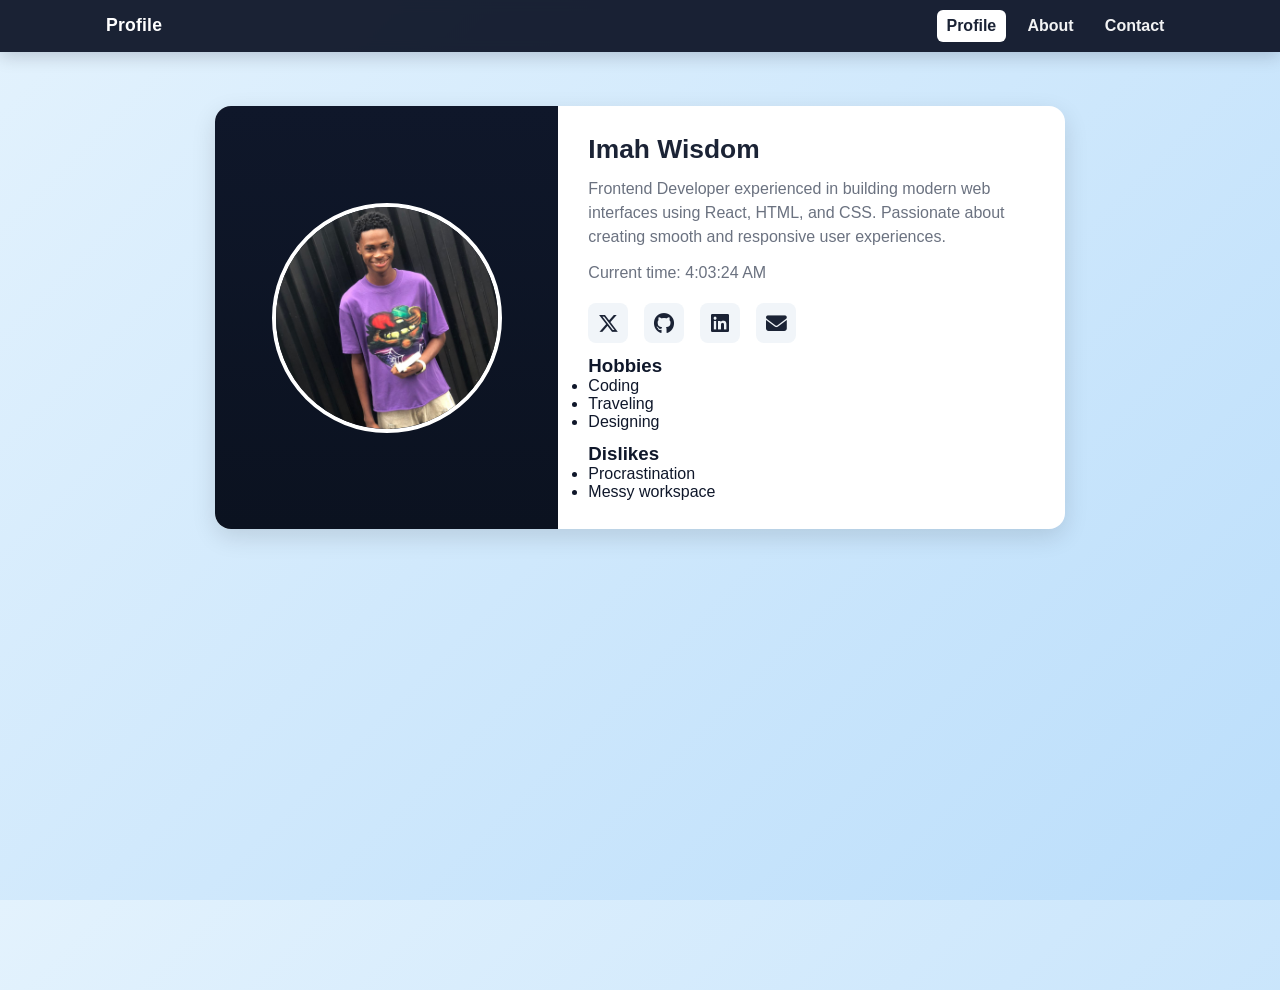
<file: index.html>
<!DOCTYPE html>
<html lang="en">
<head>
  <meta charset="utf-8" />
  <meta name="viewport" content="width=device-width,initial-scale=1" />
  <title>Profile — Imah Wisdom</title>

  <!-- Font Awesome (icons) -->
  <link rel="stylesheet" href="https://cdnjs.cloudflare.com/ajax/libs/font-awesome/6.5.2/css/all.min.css">

  <link rel="stylesheet" href="style.css" />
</head>
<body>
  <!-- Fixed Navbar -->
  <header class="site-header">
    <div class="nav-inner">
      <a class="brand" href="index.html">Profile</a>
      <button id="nav-toggle" class="nav-toggle" aria-label="Toggle navigation" aria-expanded="false">
        <span></span><span></span><span></span>
      </button>
      <nav class="nav-links" id="nav-links" aria-label="Main navigation">
        <a href="index.html" class="nav-link">Profile</a>
        <a href="about.html" class="nav-link">About</a>
        <a href="contact.html" class="nav-link">Contact</a>
      </nav>
    </div>
  </header>

  <main class="page-wrap">
    <article data-testid="test-profile-card" class="profile-card">
      <figure class="avatar-section">
        <img src="profile.jpg" alt="Profile picture of Imah Wisdom" data-testid="test-user-avatar">
      </figure>

      <div class="profile-details">
        <h2 data-testid="test-user-name">Imah Wisdom</h2>

        <p data-testid="test-user-bio">
          Frontend Developer experienced in building modern web interfaces using React,
          HTML, and CSS. Passionate about creating smooth and responsive user experiences.
        </p>

        <!-- Visible formatted time for users -->
        <p>
          Current time: <span id="current-time-formatted" aria-hidden="false"></span>
        </p>

        <!-- Hidden milliseconds time (for automated tests) -->
        <p class="sr-only" aria-hidden="false">
          <span data-testid="test-user-time" id="current-time-ms"></span>
        </p>

        <!-- Social Links (icons) -->
        <nav data-testid="test-user-social-links" class="social-links" aria-label="social links">
          <a href="https://x.com/wizzy0115?s=21" target="_blank" rel="noopener noreferrer" data-testid="test-user-social-twitter" aria-label="Twitter (X)">
            <i class="fa-brands fa-x-twitter"></i>
          </a>
          <a href="https://github.com/ImahWisdom" target="_blank" rel="noopener noreferrer" data-testid="test-user-social-github" aria-label="GitHub">
            <i class="fa-brands fa-github"></i>
          </a>
          <a href="https://www.linkedin.com/in/imah-wisdom-869349330" target="_blank" rel="noopener noreferrer" data-testid="test-user-social-linkedin" aria-label="LinkedIn">
            <i class="fa-brands fa-linkedin"></i>
          </a>
          <!-- optional email icon -->
          <a href="mailto:imahwisdom074@gmail.com" aria-label="Email" target="_blank" rel="noopener noreferrer">
            <i class="fa-solid fa-envelope"></i>
          </a>
        </nav>

        <section>
          <h3>Hobbies</h3>
          <ul data-testid="test-user-hobbies">
            <li>Coding</li>
            <li>Traveling</li>
            <li>Designing</li>
          </ul>
        </section>

        <section>
          <h3>Dislikes</h3>
          <ul data-testid="test-user-dislikes">
            <li>Procrastination</li>
            <li>Messy workspace</li>
          </ul>
        </section>
      </div>
    </article>
  </main>

  <script src="script.js"></script>
</body>
</html>
</file>
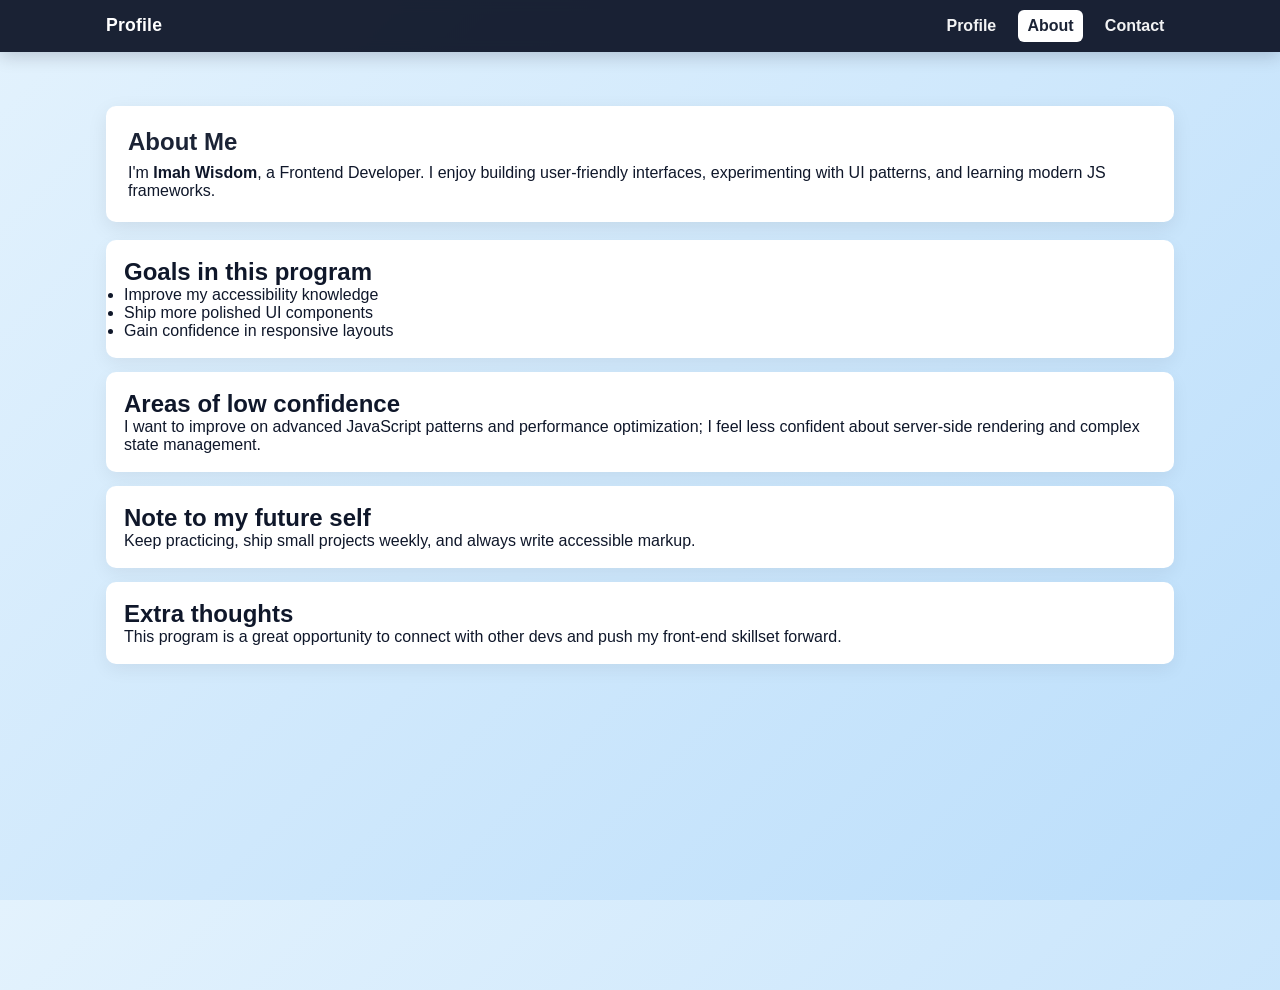
<file: about.html>
<!DOCTYPE html>
<html lang="en">
<head>
  <meta charset="utf-8" />
  <meta name="viewport" content="width=device-width,initial-scale=1" />
  <title>About — Imah Wisdom</title>

  <link rel="stylesheet" href="https://cdnjs.cloudflare.com/ajax/libs/font-awesome/6.5.2/css/all.min.css">
  <link rel="stylesheet" href="style.css" />
</head>
<body>
  <!-- Fixed Navbar -->
  <header class="site-header">
    <div class="nav-inner">
      <a class="brand" href="index.html">Profile</a>
      <button id="nav-toggle" class="nav-toggle" aria-label="Toggle navigation" aria-expanded="false">
        <span></span><span></span><span></span>
      </button>
      <nav class="nav-links" id="nav-links" aria-label="Main navigation">
        <a href="index.html" class="nav-link">Profile</a>
        <a href="about.html" class="nav-link">About</a>
        <a href="contact.html" class="nav-link">Contact</a>
      </nav>
    </div>
  </header>

  <main class="page-wrap" data-testid="test-about-page">
    <section class="about-hero" data-testid="test-about-bio">
      <h1>About Me</h1>
      <p>
        I'm <strong>Imah Wisdom</strong>, a Frontend Developer. I enjoy building user-friendly interfaces, experimenting with UI patterns, and learning modern JS frameworks.
      </p>
    </section>

    <section class="about-goals" data-testid="test-about-goals">
      <h2>Goals in this program</h2>
      <ul>
        <li>Improve my accessibility knowledge</li>
        <li>Ship more polished UI components</li>
        <li>Gain confidence in responsive layouts</li>
      </ul>
    </section>

    <section class="about-confidence" data-testid="test-about-confidence">
      <h2>Areas of low confidence</h2>
      <p>
        I want to improve on advanced JavaScript patterns and performance optimization; I feel less confident about server-side rendering and complex state management.
      </p>
    </section>

    <section class="about-future" data-testid="test-about-future-note">
      <h2>Note to my future self</h2>
      <p>
        Keep practicing, ship small projects weekly, and always write accessible markup.
      </p>
    </section>

    <section class="about-extra" data-testid="test-about-extra">
      <h2>Extra thoughts</h2>
      <p>
        This program is a great opportunity to connect with other devs and push my front-end skillset forward.
      </p>
    </section>
  </main>

  <script src="script.js"></script>
</body>
</html>
</file>
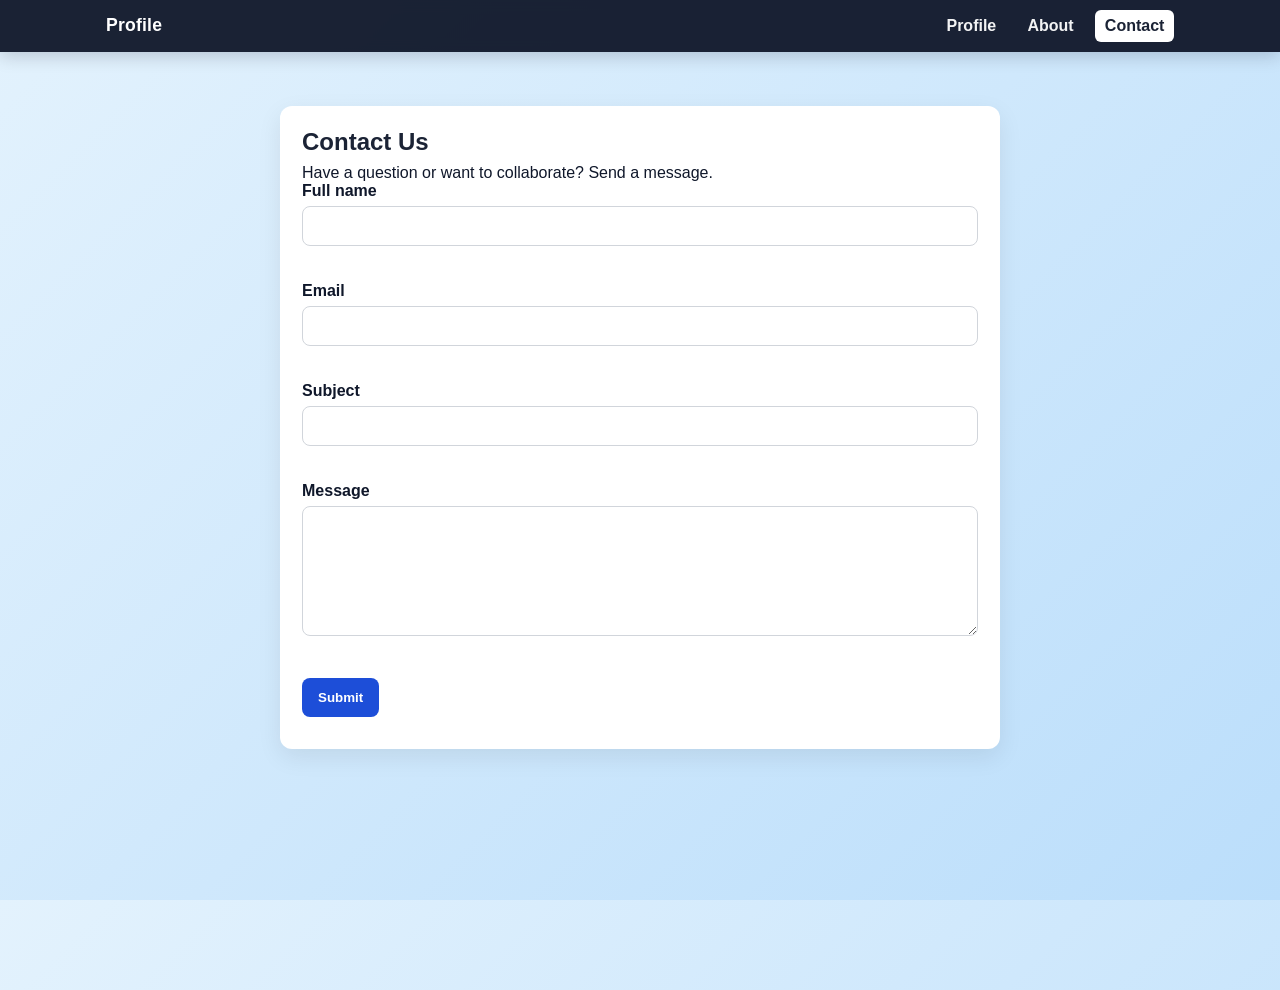
<file: contact.html>
<!DOCTYPE html>
<html lang="en">
<head>
  <meta charset="utf-8" />
  <meta name="viewport" content="width=device-width,initial-scale=1" />
  <title>Contact — Imah Wisdom</title>

  <link rel="stylesheet" href="https://cdnjs.cloudflare.com/ajax/libs/font-awesome/6.5.2/css/all.min.css">
  <link rel="stylesheet" href="style.css" />
</head>
<body>
  <!-- Fixed Navbar -->
  <header class="site-header">
    <div class="nav-inner">
      <a class="brand" href="index.html">Profile</a>
      <button id="nav-toggle" class="nav-toggle" aria-label="Toggle navigation" aria-expanded="false">
        <span></span><span></span><span></span>
      </button>
      <nav class="nav-links" id="nav-links" aria-label="Main navigation">
        <a href="index.html" class="nav-link">Profile</a>
        <a href="about.html" class="nav-link">About</a>
        <a href="contact.html" class="nav-link">Contact</a>
      </nav>
    </div>
  </header>

  <main class="page-wrap">
    <section class="contact-panel" data-testid="test-contact-page">
      <h1>Contact Us</h1>
      <p>Have a question or want to collaborate? Send a message.</p>

      <form id="contact-form" novalidate>
        <div class="form-row">
          <label for="name">Full name</label>
          <input id="name" name="name" type="text" data-testid="test-contact-name" aria-describedby="error-name" />
          <small id="error-name" class="error" data-testid="test-contact-error-name"></small>
        </div>

        <div class="form-row">
          <label for="email">Email</label>
          <input id="email" name="email" type="email" data-testid="test-contact-email" aria-describedby="error-email" />
          <small id="error-email" class="error" data-testid="test-contact-error-email"></small>
        </div>

        <div class="form-row">
          <label for="subject">Subject</label>
          <input id="subject" name="subject" type="text" data-testid="test-contact-subject" aria-describedby="error-subject" />
          <small id="error-subject" class="error" data-testid="test-contact-error-subject"></small>
        </div>

        <div class="form-row">
          <label for="message">Message</label>
          <textarea id="message" name="message" rows="6" data-testid="test-contact-message" aria-describedby="error-message"></textarea>
          <small id="error-message" class="error" data-testid="test-contact-error-message"></small>
        </div>

        <button type="submit" data-testid="test-contact-submit">Submit</button>

        <p id="success" class="success" data-testid="test-contact-success" aria-live="polite"></p>
      </form>
    </section>
  </main>

  <script src="script.js"></script>
</body>
</html>
</file>
<file: style.css>
/* ===== Reset & base ===== */
* { box-sizing: border-box; margin: 0; padding: 0; }
:root{
  --nav-bg: rgba(15,23,42,0.95);
  --accent: #1d4ed8; /* royal blue */
  --muted: #6b7280;
  --card-bg: #ffffff;
}
html,body{height:100%;}
body {
  font-family: "Poppins", sans-serif;
  background: linear-gradient(135deg, #e3f2fd, #bbdefb);
  color: #0f172a;
  -webkit-font-smoothing:antialiased;
  -moz-osx-font-smoothing:grayscale;
}

/* ===== Fixed header/navbar ===== */
.site-header{
  position: fixed;
  top: 0;
  left: 0;
  right: 0;
  background: var(--nav-bg);
  color: white;
  z-index: 1200;
  backdrop-filter: blur(6px);
  box-shadow: 0 4px 18px rgba(2,6,23,0.18);
}
.nav-inner{
  max-width:1100px;
  margin:0 auto;
  display:flex;
  align-items:center;
  justify-content:space-between;
  gap:1rem;
  padding:0.6rem 1rem;
}
.brand{
  color:white;
  text-decoration:none;
  font-weight:700;
  letter-spacing:0.2px;
  font-size:1.1rem;
}
.nav-links{
  display:flex;
  gap:0.75rem;
  align-items:center;
}
.nav-link{
  color:rgba(255,255,255,0.95);
  text-decoration:none;
  padding:0.45rem 0.6rem;
  border-radius:6px;
  font-weight:600;
}
.nav-link:hover{ background: rgba(255,255,255,0.06); }
.nav-link.active{
  background: #fff;
  color: var(--nav-bg);
}

/* mobile toggle */
.nav-toggle{
  display:none;
  background: transparent;
  border: none;
  cursor: pointer;
  width:40px;
  height:32px;
  gap:5px;
  flex-direction:column;
  align-items:center;
  justify-content:center;
}
.nav-toggle span{
  display:block;
  width:22px;
  height:2px;
  background:#fff;
  border-radius:2px;
}

/* ===== main page wrapper to offset fixed header ===== */
.page-wrap{
  max-width:1100px;
  margin: 90px auto 60px; /* leave space for fixed header */
  padding: 1rem;
}

/* ===== Profile card (home) ===== */
.profile-card{
  background: var(--card-bg);
  max-width:850px;
  width:100%;
  margin:0 auto;
  display:flex;
  flex-wrap:wrap;
  border-radius:16px;
  box-shadow: 0 8px 25px rgba(0,0,0,0.12);
  overflow:hidden;
}
.avatar-section{
  flex:1 1 300px;
  background: linear-gradient(180deg,#0f172a,#0b1220);
  display:flex;align-items:center;justify-content:center;padding:28px;
}
.avatar-section img{ width:230px;height:230px;border-radius:50%;object-fit:cover;border:4px solid #fff; }
.profile-details{
  flex:2 1 420px;padding:28px 30px;display:flex;flex-direction:column;gap:12px;
}
.profile-details h2{ font-size:1.65rem; color:var(--nav-bg); }
.profile-details p{ color:var(--muted); line-height:1.5; }
.social-links{ display:flex; gap:16px; margin-top:6px; align-items:center; }
.social-links a{ font-size:1.3rem; color:var(--nav-bg); text-decoration:none; display:inline-flex; align-items:center; justify-content:center; width:40px; height:40px; border-radius:8px; background: #f1f5f9; transition:transform .18s, color .18s, background .18s; }
.social-links a:hover{ transform:translateY(-3px); background:var(--accent); color:white; }

/* sr-only for hidden ms-time but accessible to screen readers if needed */
.sr-only { position: absolute !important; width:1px; height:1px; padding:0; margin:-1px; overflow:hidden; clip:rect(0,0,0,0); white-space:nowrap; border:0; }

/* ===== About page ===== */
.about-hero{ background:var(--card-bg); padding:22px; border-radius:10px; box-shadow:0 6px 20px rgba(0,0,0,0.08); margin-bottom:18px; }
.about-hero h1{ margin-bottom:8px; color:var(--nav-bg); }
.about-goals, .about-confidence, .about-future, .about-extra{ background:var(--card-bg); padding:18px; border-radius:10px; box-shadow:0 6px 18px rgba(0,0,0,0.06); margin-bottom:14px; }

/* ===== Contact page ===== */
.contact-panel{ max-width:720px; margin:0 auto; background:var(--card-bg); padding:22px; border-radius:12px; box-shadow:0 8px 25px rgba(0,0,0,0.08); }
.contact-panel h1{ color:var(--nav-bg); margin-bottom:8px; }
.form-row{ display:flex; flex-direction:column; gap:6px; margin-bottom:12px; }
label{ font-weight:600; color: #0f172a; }
input, textarea{
  padding:10px; border-radius:8px; border:1px solid #d1d5db; font-size:1rem; resize:vertical;
}
input:focus, textarea:focus{ outline:none; border-color:var(--accent); box-shadow:0 0 0 3px rgba(29,78,216,0.08); }
button[type="submit"]{
  background:var(--accent); color:white; padding:12px 16px; border:none; border-radius:8px; font-weight:700; cursor:pointer; margin-top:6px;
}
button[type="submit"]:hover{ background:#133a9c; }
.error{ color:#dc2626; font-size:0.95rem; min-height:18px; }
.success{ color:#16a34a; font-weight:700; margin-top:10px; }

/* ===== small screen responsive rules ===== */
@media (max-width: 900px){
  .nav-inner{ padding:0.5rem; }
  .nav-links{ gap:0.5rem; }
  .profile-card{ gap:12px; }
}
@media (max-width: 720px){
  .nav-toggle{ display:flex; }
  .nav-links{ display:none; position:absolute; top:100%; right:0; background:var(--nav-bg); padding:12px; border-radius:8px; flex-direction:column; width:200px; box-shadow:0 10px 30px rgba(2,6,23,0.25); }
  .nav-links.show{ display:flex; }
  .nav-link{ padding:0.6rem; }
  .page-wrap{ margin:110px 12px 60px; }
  .avatar-section img{ width:180px;height:180px; }
  .profile-details{ padding:18px; }
}
@media (max-width:480px){
  .page-wrap{ margin:120px 10px 60px; }
  .profile-details h2{ font-size:1.3rem; }
  .social-links a{ width:36px;height:36px;font-size:1.05rem; }
  .contact-panel{ padding:16px; }
}
</file>
